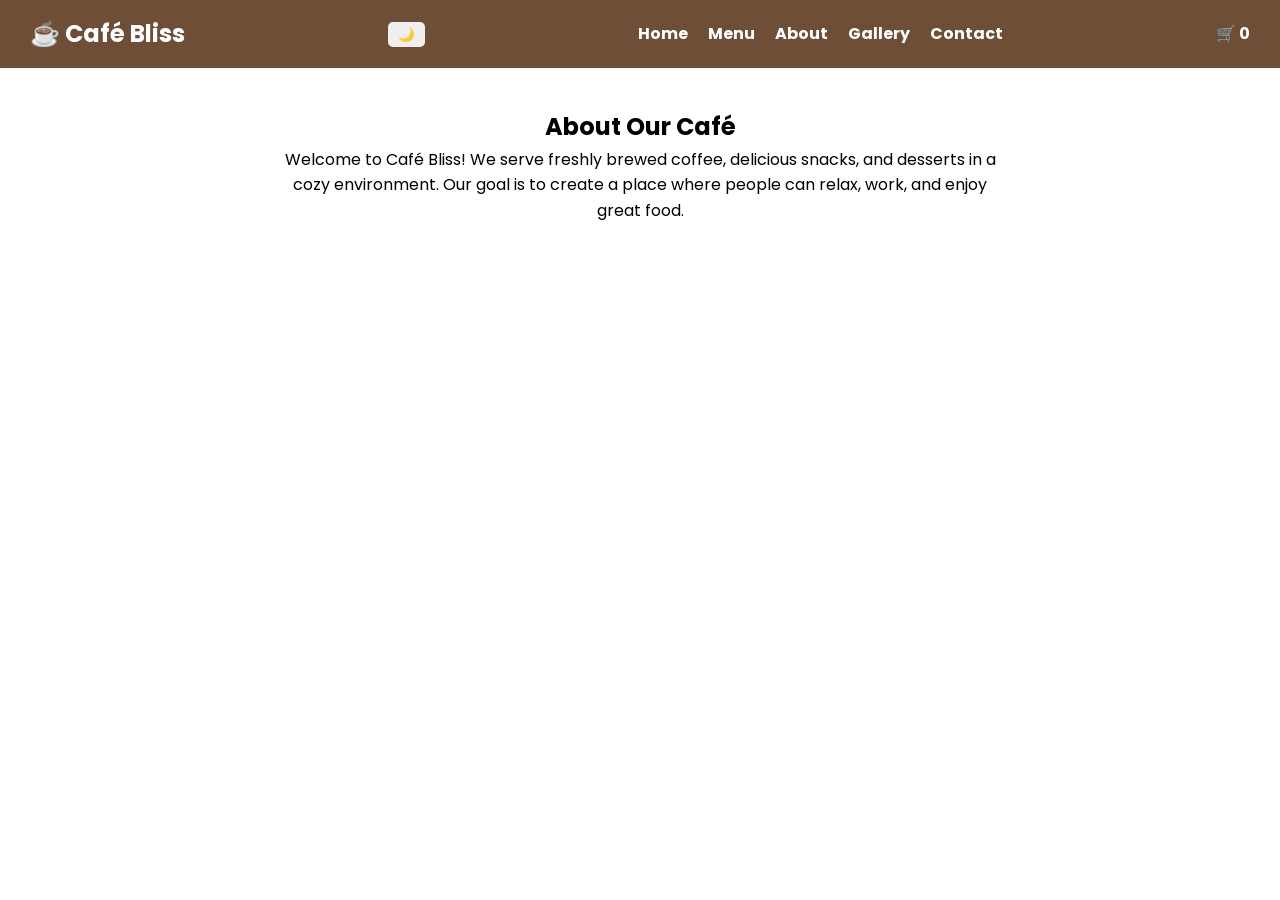
<file: about.html>
<!DOCTYPE html>
<html lang="en">
<head>
    <meta charset="UTF-8">
    <meta name="viewport" content="width=device-width, initial-scale=1.0">
    <title>About - Café Bliss</title>
    <link rel="stylesheet" href="css/style.css">
    <link href="https://fonts.googleapis.com/css2?family=Poppins&display=swap" rel="stylesheet">
</head>
<body>

<header>
    <nav class="navbar">
        <h1 class="logo">☕ Café Bliss</h1>
        <button id="theme-toggle">🌙</button>
        <ul class="nav-links">
            <li><a href="index.html">Home</a></li>
            <li><a href="menu.html">Menu</a></li>
            <li><a href="about.html">About</a></li>
            <li><a href="gallery.html">Gallery</a></li>
            <li><a href="contact.html">Contact</a></li>
        </ul>
        <div class="cart" onclick="toggleCart()">
    🛒 <span id="cart-count">0</span>
</div>
    </nav>
</header>

<section class="about">
    <h2>About Our Café</h2>
    <p>
        Welcome to Café Bliss! We serve freshly brewed coffee, delicious snacks, 
        and desserts in a cozy environment. Our goal is to create a place where 
        people can relax, work, and enjoy great food.
    </p>
</section>
<div id="cart-popup" class="cart-popup">
    <h3>Your Cart</h3>
    <ul id="cart-items"></ul>
    <p id="cart-total">Total Items: 0</p>
    <button onclick="toggleCart()">Close</button>
</div>
 <script src="js/script.js"></script>
</body>
</html>
</file>
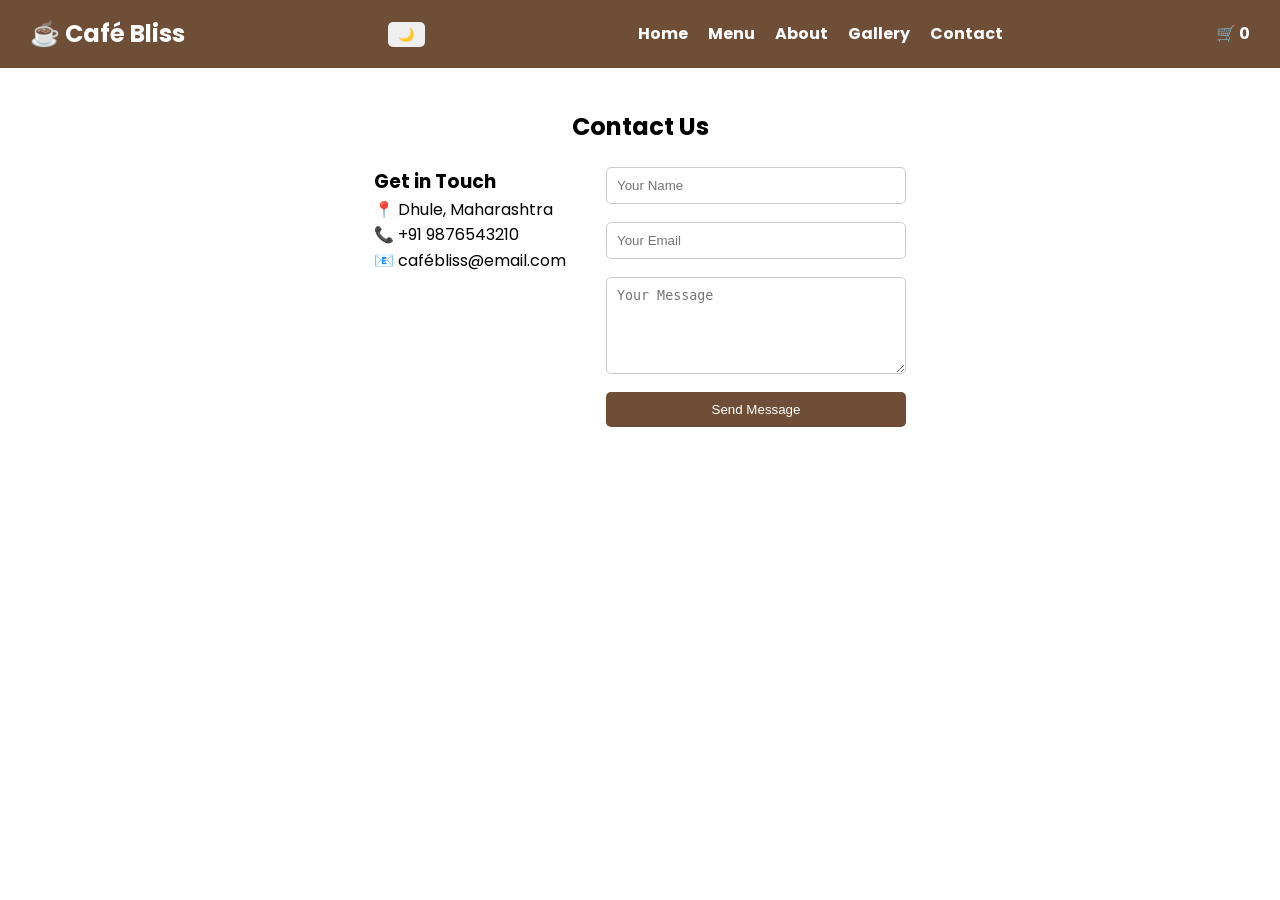
<file: contact.html>
<!DOCTYPE html>
<html lang="en">
<head>
    <meta charset="UTF-8">
    <meta name="viewport" content="width=device-width, initial-scale=1.0">
    <title>Contact - Café Bliss</title>
    <link rel="stylesheet" href="css/style.css">
    <link href="https://fonts.googleapis.com/css2?family=Poppins&display=swap" rel="stylesheet">
</head>
<body>

    <!-- 🔹 Navbar -->
    <header>
        <nav class="navbar">
            <h1 class="logo">☕ Café Bliss</h1>
            <button id="theme-toggle">🌙</button>
            <ul class="nav-links">
                <li><a href="index.html">Home</a></li>
                <li><a href="menu.html">Menu</a></li>
                <li><a href="about.html">About</a></li>
                <li><a href="gallery.html">Gallery</a></li>
                <li><a href="contact.html">Contact</a></li>
            </ul>
            <div class="cart" onclick="toggleCart()">
    🛒 <span id="cart-count">0</span>
</div>
        </nav>
    </header>

    <!-- 🔹 Contact Section -->
    <section class="contact">
        <h2>Contact Us</h2>

        <div class="contact-container">

            <!-- Info -->
            <div class="contact-info">
                <h3>Get in Touch</h3>
                <p>📍 Dhule, Maharashtra</p>
                <p>📞 +91 9876543210</p>
                <p>📧 cafébliss@email.com</p>
            </div>

            <!-- Form -->
                <form class="contact-form" onsubmit="return validateForm()">

                    <input type="text" id="name" placeholder="Your Name">
                    <small id="name-error" class="error"></small>

                    <input type="email" id="email" placeholder="Your Email">
                    <small id="email-error" class="error"></small>

                    <textarea id="message" placeholder="Your Message" rows="5"></textarea>
                    <small id="message-error" class="error"></small>

                    <button type="submit">Send Message</button>

                    <p id="success-msg" class="success"></p>

                </form>

        </div>
    </section>
    <div id="cart-popup" class="cart-popup">
    <h3>Your Cart</h3>
    <ul id="cart-items"></ul>
    <p id="cart-total">Total Items: 0</p>
    <button onclick="toggleCart()">Close</button>
</div>
 <script src="js/script.js"></script>
</body>
</html>
</file>
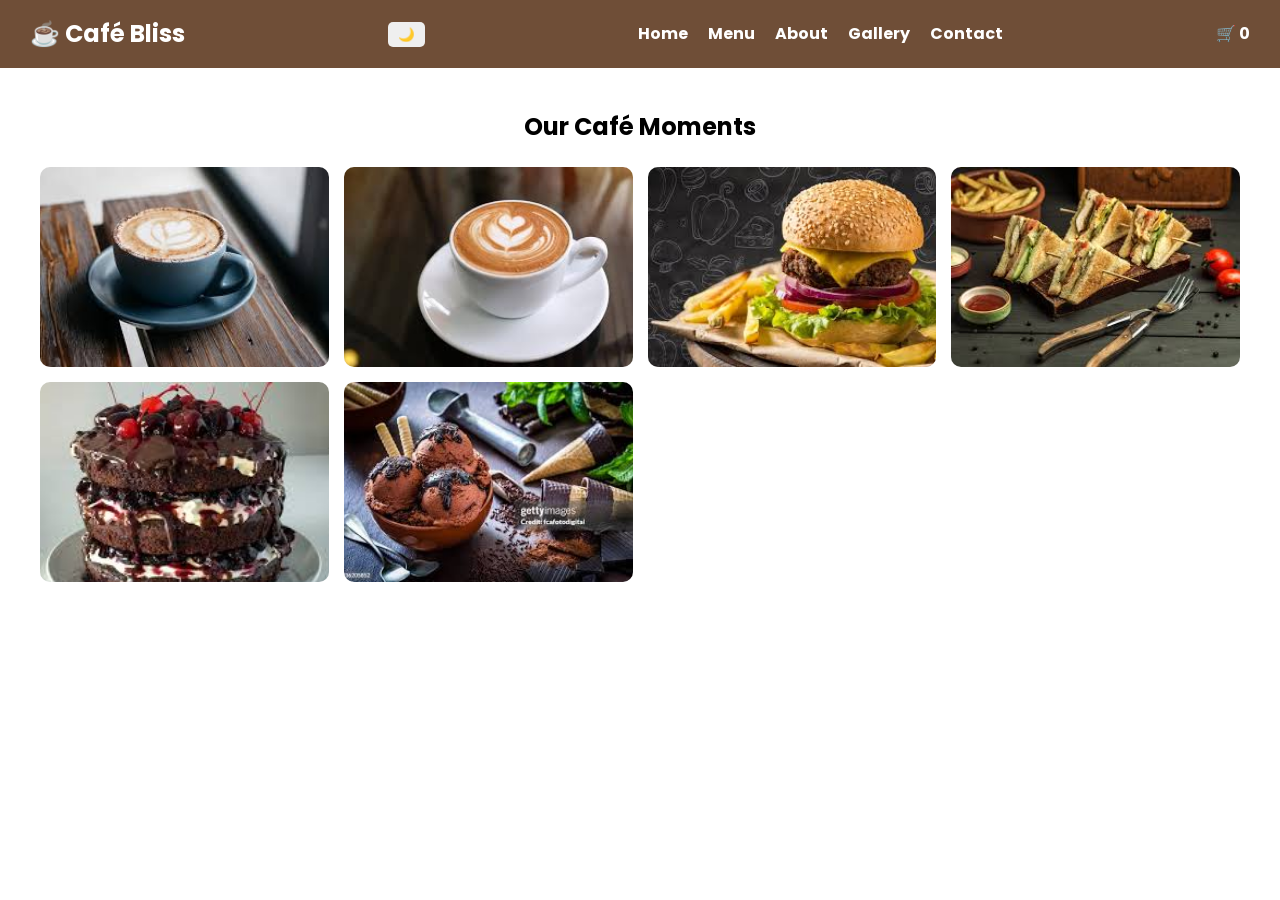
<file: gallery.html>
<!DOCTYPE html>
<html lang="en">
<head>
    <meta charset="UTF-8">
    <meta name="viewport" content="width=device-width, initial-scale=1.0">
    <title>Gallery - Café Bliss</title>
    <link rel="stylesheet" href="css/style.css">
    <link href="https://fonts.googleapis.com/css2?family=Poppins&display=swap" rel="stylesheet">
</head>
<body>

    <!-- 🔹 Navbar -->
    <header>
        <nav class="navbar">
            <h1 class="logo">☕ Café Bliss</h1>
            <button id="theme-toggle">🌙</button>
            <ul class="nav-links">
                <li><a href="index.html">Home</a></li>
                <li><a href="menu.html">Menu</a></li>
                <li><a href="about.html">About</a></li>
                <li><a href="gallery.html">Gallery</a></li>
                <li><a href="contact.html">Contact</a></li>
            </ul>
           <div class="cart" onclick="toggleCart()">
    🛒 <span id="cart-count">0</span>
</div>
        </nav>
    </header>

    <!-- 🔹 Gallery Section -->
    <section class="gallery">
        <h2>Our Café Moments</h2>

        <div class="gallery-grid">
            <img src="images/g1.jpg" onclick="openLightbox(this)">
            <img src="images/g2.jpg" onclick="openLightbox(this)">
            <img src="images/g3.jpg" onclick="openLightbox(this)">
            <img src="images/g4.jpg" onclick="openLightbox(this)">
            <img src="images/g5.jpg" onclick="openLightbox(this)">
            <img src="images/g6.jpg" onclick="openLightbox(this)">
        </div>
    </section>
  <div id="lightbox" class="lightbox">
    <span class="close" onclick="closeLightbox()">×</span>
    <img id="lightbox-img">
</div>
<div id="cart-popup" class="cart-popup">
    <h3>Your Cart</h3>
    <ul id="cart-items"></ul>
    <p id="cart-total">Total Items: 0</p>
    <button onclick="toggleCart()">Close</button>
</div>
<script src="js/script.js"></script>
</body>
</html>
</file>
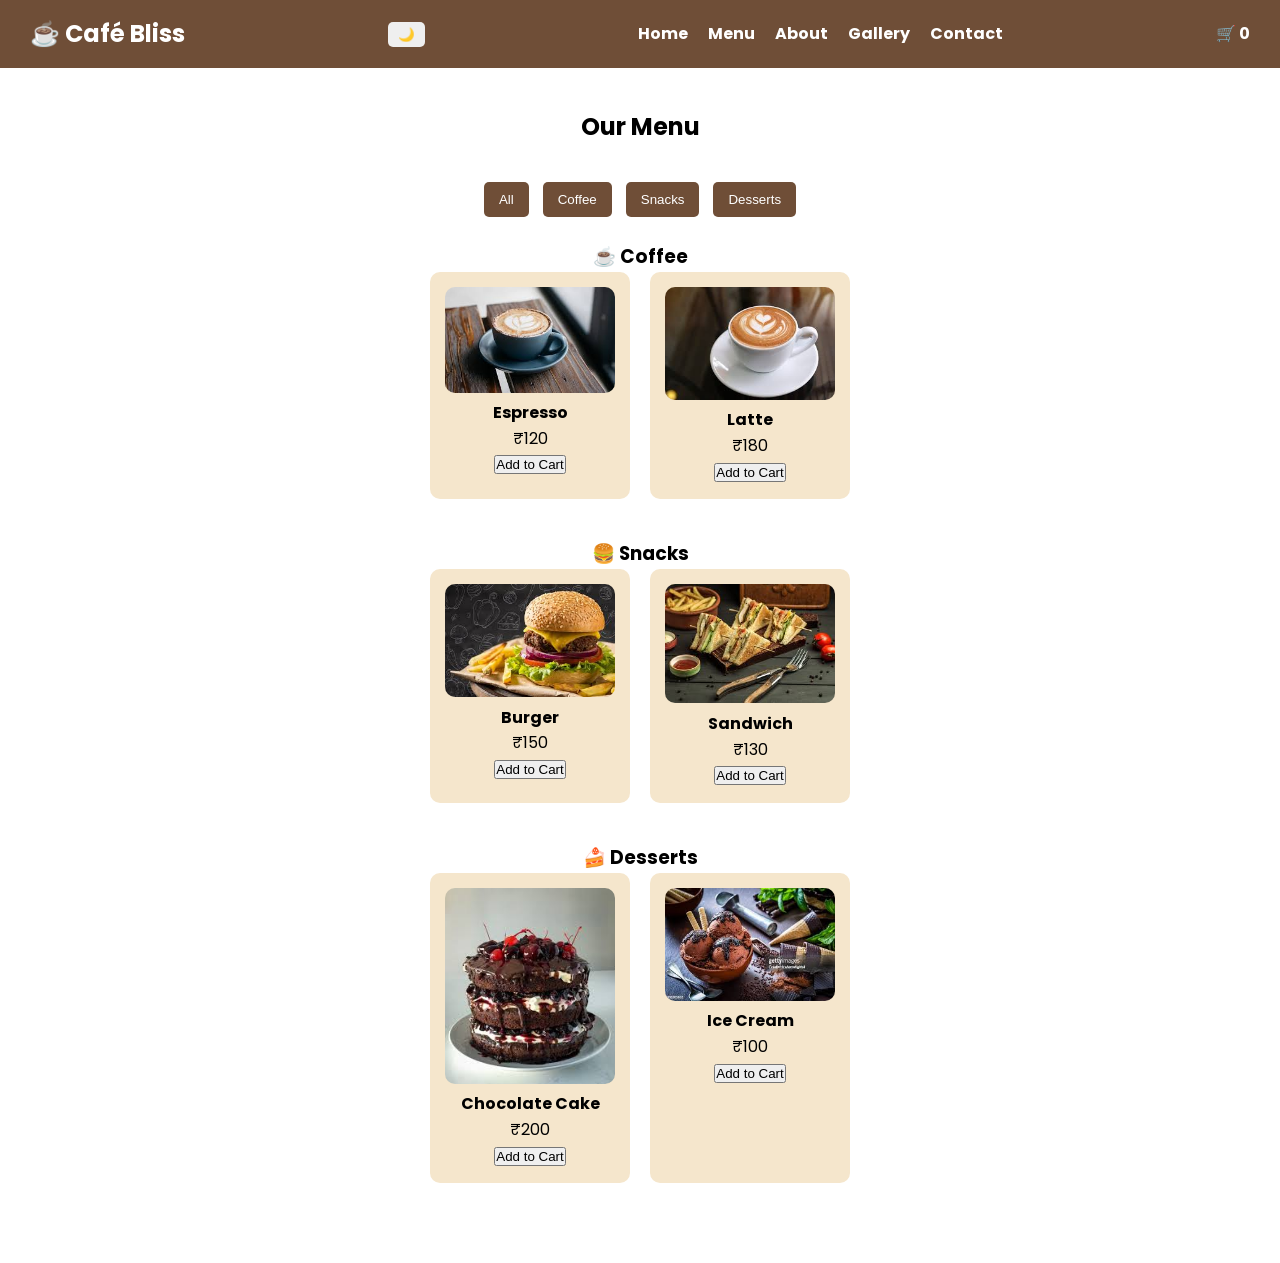
<file: menu.html>
<!DOCTYPE html>
<html lang="en">
<head>
    <meta charset="UTF-8">
    <meta name="viewport" content="width=device-width, initial-scale=1.0">
    <title>Menu - Café Bliss</title>
    <link rel="stylesheet" href="css/style.css">
    <link href="https://fonts.googleapis.com/css2?family=Poppins&display=swap" rel="stylesheet">
</head>
<body>

    <!-- 🔹 Navbar (same as index.html) -->
    <header>
        <nav class="navbar">
            <h1 class="logo">☕ Café Bliss</h1>
            <button id="theme-toggle">🌙</button>
            <ul class="nav-links">
                <li><a href="index.html">Home</a></li>
                <li><a href="menu.html">Menu</a></li>
                <li><a href="about.html">About</a></li>
                <li><a href="gallery.html">Gallery</a></li>
                <li><a href="contact.html">Contact</a></li>
            </ul>
            <div class="cart" onclick="toggleCart()">
    🛒 <span id="cart-count">0</span>
</div>
        </nav>
    </header>

    <!-- 🔹 Menu Section -->
    <section class="menu">
        <h2>Our Menu</h2>
        <div class="filter-buttons">
    <button onclick="filterMenu('all')">All</button>
    <button onclick="filterMenu('coffee')">Coffee</button>
    <button onclick="filterMenu('snacks')">Snacks</button>
    <button onclick="filterMenu('desserts')">Desserts</button>
</div>

        <!-- Categories -->
        <div class="menu-category">
            <h3>☕ Coffee</h3>

            <div class="menu-items">
                <div class="menu-card coffee">
                    <img src="images/g1.jpg" alt="Espresso">
                    <h4>Espresso</h4>
                    <p>₹120</p>
                    <button onclick="addToCart('Espresso')">Add to Cart</button>
                </div>

                <div class="menu-card coffee">
                    <img src="images/g2.jpg" alt="Latte">
                    <h4>Latte</h4>
                    <p>₹180</p>
                    <button onclick="addToCart('Latte')">Add to Cart</button>
                </div>
            </div>
        </div>

        <div class="menu-category">
            <h3>🍔 Snacks</h3>

            <div class="menu-items">
                <div class="menu-card snacks">
                    <img src="images/g3.jpg" alt="Burger">
                    <h4>Burger</h4>
                    <p>₹150</p>
                    <button onclick="addToCart('Burger')">Add to Cart</button>
                </div>

                <div class="menu-card snacks">
                    <img src="images/g4.jpg" alt="Sandwich">
                    <h4>Sandwich</h4>
                    <p>₹130</p>
                    <button onclick="addToCart('Sandwich')">Add to Cart</button>
                </div>
            </div>
        </div>

        <div class="menu-category">
            <h3>🍰 Desserts</h3>

            <div class="menu-items">
                <div class="menu-card desserts">
                    <img src="images/g5.jpg" alt="Cake">
                    <h4>Chocolate Cake</h4>
                    <p>₹200</p>
                    <button onclick="addToCart('Chocolate Cake')">Add to Cart</button>
                </div>

                <div class="menu-card desserts">
                    <img src="images/g6.jpg" alt="Ice Cream">
                    <h4>Ice Cream</h4>
                    <p>₹100</p>
                    <button onclick="addToCart('Ice Cream')">Add to Cart</button>
                </div>
            </div>
        </div>

    </section>
    <div id="cart-popup" class="cart-popup">
    <h3>Your Cart</h3>
    <ul id="cart-items"></ul>
    <p id="cart-total">Total Items: 0</p>
    <button onclick="toggleCart()">Close</button>
</div>
 <script src="js/script.js"></script>
</body>
</html>
</file>
<file: css/style.css>
/* Reset */
* {
    margin: 0;
    padding: 0;
    box-sizing: border-box;
}

/* Body */
body {
    font-family: 'Poppins', sans-serif;
    line-height: 1.6;
}

/* Navbar */
.navbar {
    display: flex;
    justify-content: space-between;
    align-items: center;
    background-color: #6F4E37;
    padding: 15px 30px;
}

.logo {
    color: #fff;
}

.nav-links {
    list-style: none;
    display: flex;
}

.nav-links li {
    margin-left: 20px;
}

.nav-links a {
    color: white;
    text-decoration: none;
    font-weight: bold;
}

.nav-links a:hover {
    color: #F5E6CC;
}

/* Hero Section */
.hero {
    height: 90vh;
    background: url('../images/coffee.jpg') no-repeat center/cover;
    display: flex;
    justify-content: center;
    align-items: center;
    color: white;
    text-align: center;
}

.hero-content h2 {
    font-size: 3rem;
}

.btn {
    display: inline-block;
    margin-top: 15px;
    padding: 10px 20px;
    background-color: #6F4E37;
    color: white;
    text-decoration: none;
    border-radius: 5px;
}

/* Featured Section */
.featured {
    padding: 40px;
    text-align: center;
}

.cards {
    display: flex;
    justify-content: center;
    gap: 20px;
    margin-top: 20px;
}

.card {
    padding: 20px;
    background-color: #F5E6CC;
    border-radius: 10px;
    width: 200px;
}

/* Footer */
footer {
    background-color: #2E2E2E;
    color: white;
    text-align: center;
    padding: 10px;
}
/* Menu Section */
.menu {
    padding: 40px;
    text-align: center;
}

.menu h2 {
    margin-bottom: 30px;
}

.menu-category {
    margin-bottom: 40px;
}

.menu-items {
    display: flex;
    justify-content: center;
    gap: 20px;
    flex-wrap: wrap;
}

.menu-card {
    background: #F5E6CC;
    padding: 15px;
    border-radius: 10px;
    width: 200px;
    transition: 0.3s;
}

.menu-card img {
    width: 100%;
    border-radius: 10px;
}

.menu-card:hover {
    transform: scale(1.05);
}
/* Gallery Section */
.gallery {
    padding: 40px;
    text-align: center;
}

.gallery h2 {
    margin-bottom: 20px;
}

/* Grid Layout */
.gallery-grid {
    display: grid;
    grid-template-columns: repeat(auto-fit, minmax(250px, 1fr));
    gap: 15px;
}

/* Images */
.gallery-grid img {
    width: 100%;
    height: 200px;
    object-fit: cover;
    border-radius: 10px;
    transition: 0.3s;
}

/* Hover Effect */
.gallery-grid img:hover {
    transform: scale(1.05);
}
/* Contact Section */
.contact {
    padding: 40px;
    text-align: center;
}

.contact-container {
    display: flex;
    justify-content: center;
    gap: 40px;
    margin-top: 20px;
    flex-wrap: wrap;
}

/* Contact Info */
.contact-info {
    max-width: 300px;
    text-align: left;
}

/* Form */
.contact-form {
    display: flex;
    flex-direction: column;
    width: 300px;
}

.contact-form input,
.contact-form textarea {
    margin-bottom: 10px;
    padding: 10px;
    border: 1px solid #ccc;
    border-radius: 5px;
}

/* Button */
.contact-form button {
    padding: 10px;
    background-color: #6F4E37;
    color: white;
    border: none;
    border-radius: 5px;
    cursor: pointer;
}

.contact-form button:hover {
    background-color: #5a3e2b;
}
.about {
    padding: 40px;
    text-align: center;
    max-width: 800px;
    margin: auto;
}
.filter-buttons {
    margin-bottom: 20px;
}

.filter-buttons button {
    padding: 10px 15px;
    margin: 5px;
    border: none;
    background-color: #6F4E37;
    color: white;
    cursor: pointer;
    border-radius: 5px;
}

.filter-buttons button:hover {
    background-color: #5a3e2b;
}
/* Lightbox */
.lightbox {
    display: none;
    position: fixed;
    top: 0;
    left: 0;
    width: 100%;
    height: 100%;
    background-color: rgba(0,0,0,0.9);
    justify-content: center;
    align-items: center;
}

.lightbox img {
    max-width: 95%;
    max-height: 95%;
    border-radius: 10px;
    transform: scale(0.8);
    transition: 0.3s;
}

.lightbox.show img {
    transform: scale(1);
}

.close {
    position: absolute;
    top: 20px;
    right: 40px;
    font-size: 40px;
    color: white;
    cursor: pointer;
}
/* Error messages */
.error {
    color: red;
    font-size: 12px;
    text-align: left;
    margin-bottom: 8px;
}

/* Success message */
.success {
    color: green;
    margin-top: 10px;
    font-weight: bold;
}
input:focus, textarea:focus {
    outline: none;
    border: 2px solid #6F4E37;
}
/* Dark Mode */
.dark-mode {
    background-color: #121212;
    color: white;
}
.dark-mode section {
    background-color: #121212;
    color: white;
}
.dark-mode .navbar {
    background-color: #1e1e1e;
}

.dark-mode .card,
.dark-mode .menu-card,
.dark-mode .contact-form,
.dark-mode .about {
    background-color: #2a2a2a;
    color: white;
}

.dark-mode input,
.dark-mode textarea {
    background-color: #333;
    color: white;
    border: 1px solid #555;
}

/* Toggle Button */
#theme-toggle {
    margin-left: 20px;
    padding: 5px 10px;
    cursor: pointer;
    border: none;
    border-radius: 5px;
}
.cart {
    margin-left: 20px;
    font-weight: bold;
    color: white;
}
#theme-toggle {
    margin-left: 10px;
}
/* Cart Popup */
.cart-popup {
    position: fixed;
    top: 20%;
    right: 20px;
    width: 250px;
    background: white;
    border: 1px solid #ccc;
    padding: 15px;
    display: none;
    z-index: 1000;
    border-radius: 10px;
    box-shadow: 0 5px 20px rgba(0,0,0,0.3);
}

.cart-popup ul {
    list-style: none;
    padding: 0;
}

.cart-popup li {
    margin-bottom: 5px;
}

/* Dark mode support */
.dark-mode .cart-popup {
    background-color: #2a2a2a;
    color: white;
}
</file>
